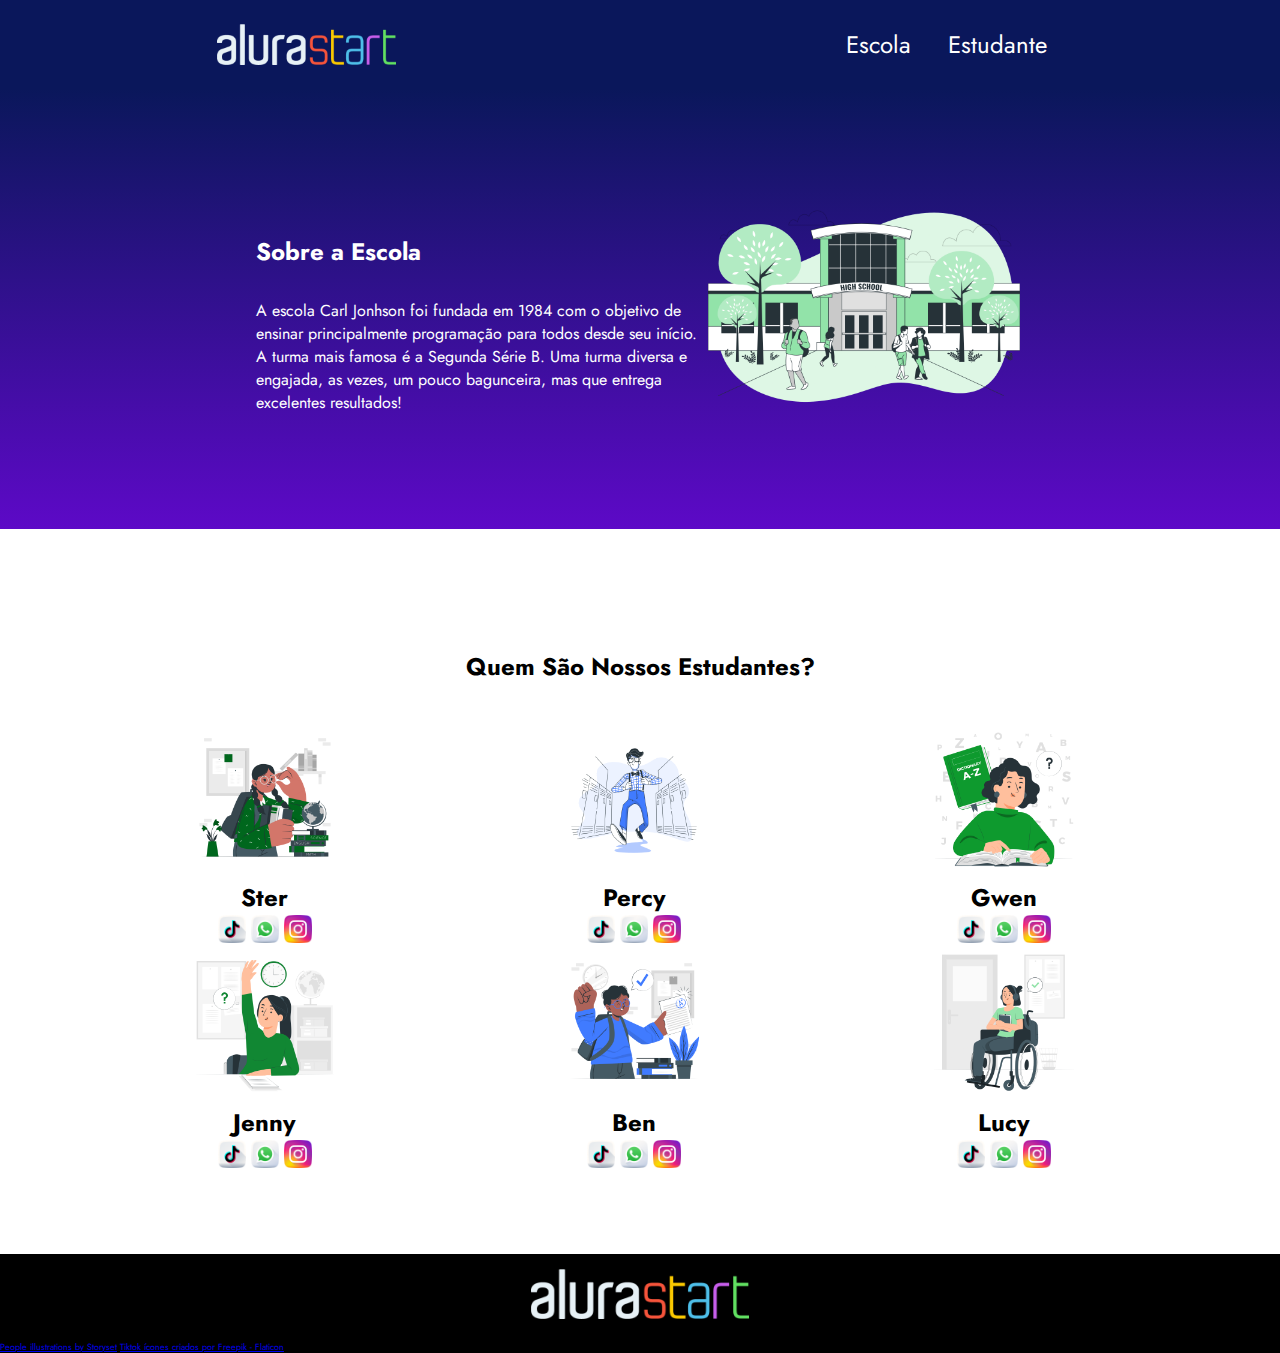
<file: index.html>
<!DOCTYPE html>
<html lang="en">
<head>
    <meta charset="UTF-8">
    <meta http-equiv="X-UA-Compatible" content="IE=edge">
    <meta name="viewport" content="width=device-width, initial-scale=1.0">
    <title>Document</title>
    <link rel="stylesheet" href="style.css">
    <link rel="preconnect" href="https://fonts.googleapis.com">
    <link rel="preconnect" href="https://fonts.gstatic.com" crossorigin>
    <link href="https://fonts.googleapis.com/css2?family=Jost&display=swap" rel="stylesheet">
</head>
<body>
    <header class="cabecalho">
        <img class="cabecalho-imagem" src="imagem/aluralogo.png" alt="logo da alura start">
        <ul class="cabecalho-lista">
            <li class="cabecalho-lista-item"><a href="#escola">Escola</a></li>
            <li class="cabecalho-lista-item"><a href="#estudante">Estudante</a></li>
        </ul>
    </header>
 <section class="Escola" >
    <div class="escola-div-textos">
        <h2 class= "escola-titulo">Sobre a Escola</h2>
        <p class= "escola-texto-um">A escola Carl Jonhson foi fundada em 1984 com o objetivo de ensinar principalmente programação para todos desde seu início.</p>
        <p class= "escola-texto-dois">A turma mais famosa é a Segunda Série B. Uma turma diversa e engajada, as vezes, um pouco bagunceira, mas que entrega excelentes resultados!</p>
    </div>
<img class="imagem-aula" src="imagem/escolasla.png" alt="Imagem escola"> 
 </section>

<section class="estudante">
    <h2 class="estudante-titulo"> Quem São Nossos Estudantes?</h2>
 <div class="estudante-todos">
    <div class="estudante-div"> 
    <img class="ster-foto" src="imagem/SterAluna.png" alt="Ster">
    <h3 class="ster-1">Ster</h3>
    <a href="https://www.tiktok.com/@hlk_007"><img class="estudante-icone" src="imagem/tik-tok-icon.png" alt="icone Tiktok"></a>
    <a href="https://web.whatsapp.com/"><img class="estudante-icone" src="imagem/whatsapp-icon.png" alt="icone WhatsApp"></a>
    <a href="https://www.instagram.com/hlk.alive/"><img class="estudante-icone" src="imagem/instagram-icon.png" alt="icone Instagram"></a>
    </div>
      <div class="estudante-div"> 
      <img class="ster-foto" src="imagem/PercyAluno.png" alt="Ster">
      <h3 class="ster-1">Percy</h3>
      <a href="https://www.tiktok.com/pt-BR"><img class="estudante-icone" src="imagem/tik-tok-icon.png" alt="icone Tiktok"></a>
      <a href="https://web.whatsapp.com/"><img class="estudante-icone" src="imagem/whatsapp-icon.png" alt="icone WhatsApp"></a>
      <a href="https://www.instagram.com/"><img class="estudante-icone" src="imagem/instagram-icon.png" alt="icone Instagram"></a>
      </div>
        <div class="estudante-div"> 
        <img class="ster-foto" src="imagem/GwenAluna.png" alt="Ster">
        <h3 class="ster-1">Gwen</h3>
        <a href="https://www.tiktok.com/pt-BR"><img class="estudante-icone" src="imagem/tik-tok-icon.png" alt="icone Tiktok"></a>
        <a href="https://web.whatsapp.com/"><img class="estudante-icone" src="imagem/whatsapp-icon.png" alt="icone WhatsApp"></a>
        <a href="https://www.instagram.com/"><img class="estudante-icone" src="imagem/instagram-icon.png" alt="icone Instagram"></a>
        </div>
          <div class="estudante-div"> 
          <img class="ster-foto" src="imagem/JennyAluna.png" alt="Ster">
          <h3 class="ster-1">Jenny</h3>
          <a href="https://www.tiktok.com/pt-BR"><img class="estudante-icone" src="imagem/tik-tok-icon.png" alt="icone Tiktok"></a>
          <a href="https://web.whatsapp.com/"><img class="estudante-icone" src="imagem/whatsapp-icon.png" alt="icone WhatsApp"></a>
          <a href="https://www.instagram.com/"><img class="estudante-icone" src="imagem/instagram-icon.png" alt="icone Instagram"></a>
          </div>
            <div class="estudante-div"> 
            <img class="ster-foto" src="imagem/BenAluno.png" alt="Ster">
            <h3 class="ster-1">Ben</h3>
            <a href="https://www.tiktok.com/pt-BR"><img class="estudante-icone" src="imagem/tik-tok-icon.png" alt="icone Tiktok"></a>
            <a href="https://web.whatsapp.com/"><img class="estudante-icone" src="imagem/whatsapp-icon.png" alt="icone WhatsApp"></a>
            <a href="https://www.instagram.com/"></a><img class="estudante-icone" src="imagem/instagram-icon.png" alt="icone Instagram"></a>
            </div>
                <div class="estudante-div"> 
                <img class="ster-foto" src="imagem/LucyAluna.png" alt="Ster">
                <h3 class="ster-1">Lucy</h3>
                <a href="https://www.tiktok.com/pt-BR"><img class="estudante-icone" src="imagem/tik-tok-icon.png" alt="icone Tiktok"></a>
                <a href="https://web.whatsapp.com/"><img class="estudante-icone" src="imagem/whatsapp-icon.png" alt="icone WhatsApp"></a>
                <a href="https://www.instagram.com/"><img class="estudante-icone" src="imagem/instagram-icon.png" alt="icone Instagram"></a>
                </div>
                  
</div> 
</section>


<footer class="rodape">
<img class="rodape-imagem" src="imagem/aluralogo.png" alt="logo-rodape">

<section class="direitos">
    <a  class="direitos-link"  href="https://storyset.com/people">People illustrations by Storyset</a>
    <a  class="direitos-link"  href="https://www.flaticon.com/br/icones-gratis/tiktok" title="tiktok ícones">Tiktok ícones criados por Freepik - Flaticon</a>
    </footer>

</section>
</body>
</html>
</file>
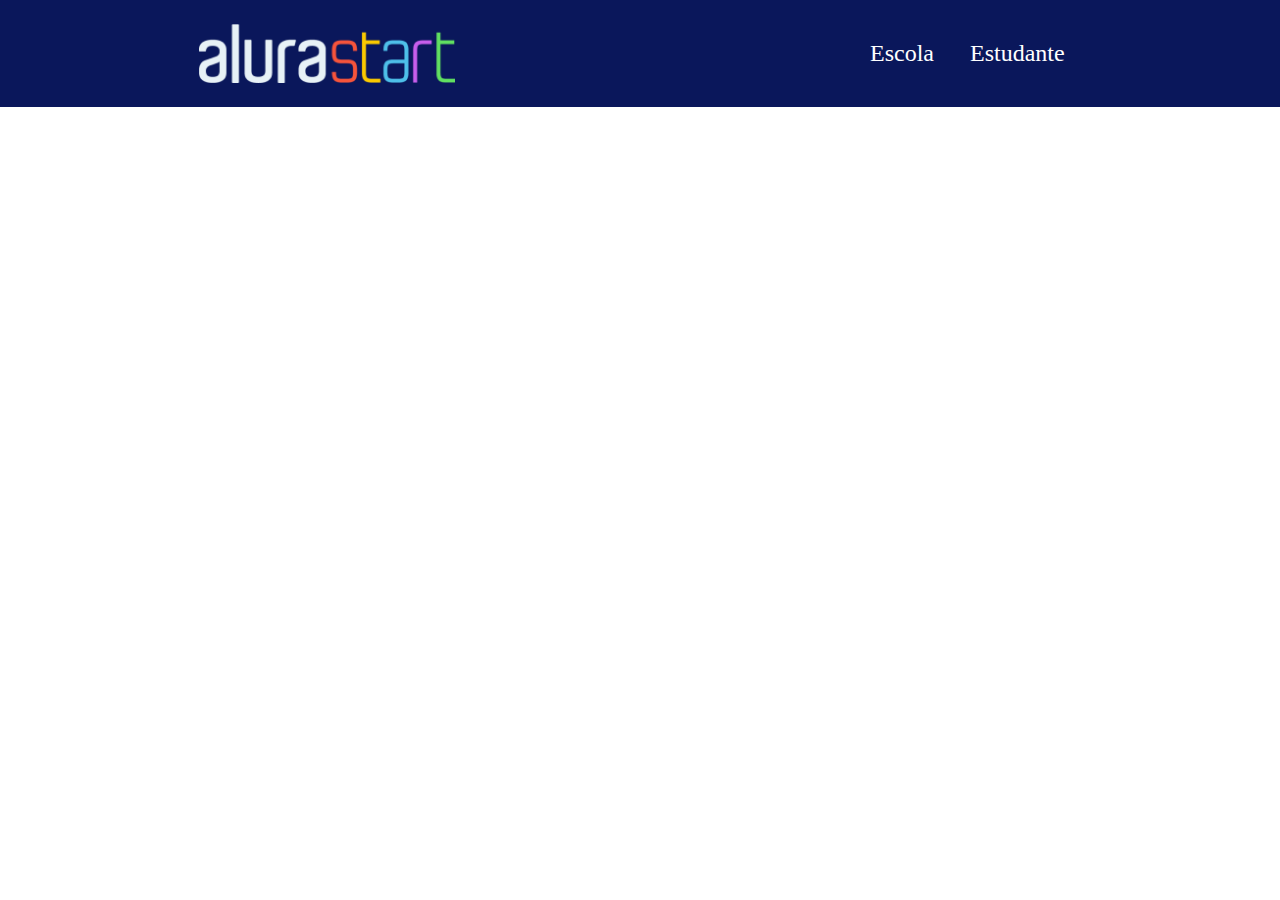
<file: gdetghzt/Mat-II-main/MatII henry/index.html>
<!DOCTYPE html>
<html lang="en">
<head>
    <meta charset="UTF-8">
    <meta http-equiv="X-UA-Compatible" content="IE=edge">
    <meta name="viewport" content="width=device-width, initial-scale=1.0">
    <title>Document</title>
    <link rel="stylesheet" href="style.css">
</head>
<body>
    <header class="cabecalho">
        <img class="cabecalho-imagem" src="paodebatata.png" alt="logo da alura start">
        <ul class="cabecalho-lista">
            <li class="cabecalho-lista-item">Escola</li>
            <li class="cabecalho-lista-item">Estudante</li>
        </ul>
    </header>


</body>
</html>
</file>
<file: style.css>
.cabeçalho {
    background-color: #08155D
}
 
*{
    margin: 0;
    padding: 0;
}

body{
 font-family: 'Jost' , sans-serif;
}

.cabecalho {
    background-color: #0A175B;
    color: white;
    display: flex;
    justify-content: space-around;
    align-items: center;
    padding: 24px 0;
}

.cabecalho-imagem{
    width: 14%;
}
.cabecalho-lista-item{
    color: white;
    display: inline-block;
    margin: 0 16px; 
    font-size: 24px;
}
.imagem-aula{
width: 25%;
}
.Escola{
    background-image: linear-gradient(#0A175B,#5D09C7);
    color: white;
    display: flex ;
    justify-content: center;
    align-items: center;
    padding: 60px 0;
}
.estudante{
    padding: 80px;
}
.escola-div-textos{
    width: 35%;
}
.escola-titulo{
    padding: 30px 0;
}

.ster-foto{
    width: 150px;
}
.ster-1{
    font-size: x-large;
}
.estudante-icone{
    width: 28px;
}
.estudante-titulo{
    text-align: center;
    padding: 40px;
}
.estudante-div{
    text-align: center;
}
.estudante-todos{
 display: grid;
 grid-template-columns: 33% 33% 33%;

}
.rodape{
background-color: #000000 ;
text-align: center;
}
.rodape-imagem{
    text-align: center;
    height: 50px;
    padding: 15px
}
.cabecalho-lista-item a{
    text-decoration: none; 
    color: white;
}
.direitos{
text-align: justify;
font-size: xx-small;
}
</file>
<file: gdetghzt/Mat-II-main/MatII henry/style.css>
.cabeçalho {
    background-color: #08155D
}
 
*{
    margin: 0;
    padding: 0;
}

.cabecalho {
    background-color: #0A175B;
    color: white;
    display: flex;
    justify-content: space-around;
    align-items: center;
    padding: 24px 0;
}

.cabecalho-imagem{
    width: 20%;
}

.cabecalho-lista-item{
    display: inline-block;
    margin: 0 16px;
    font-size: 24px;
}
</file>
